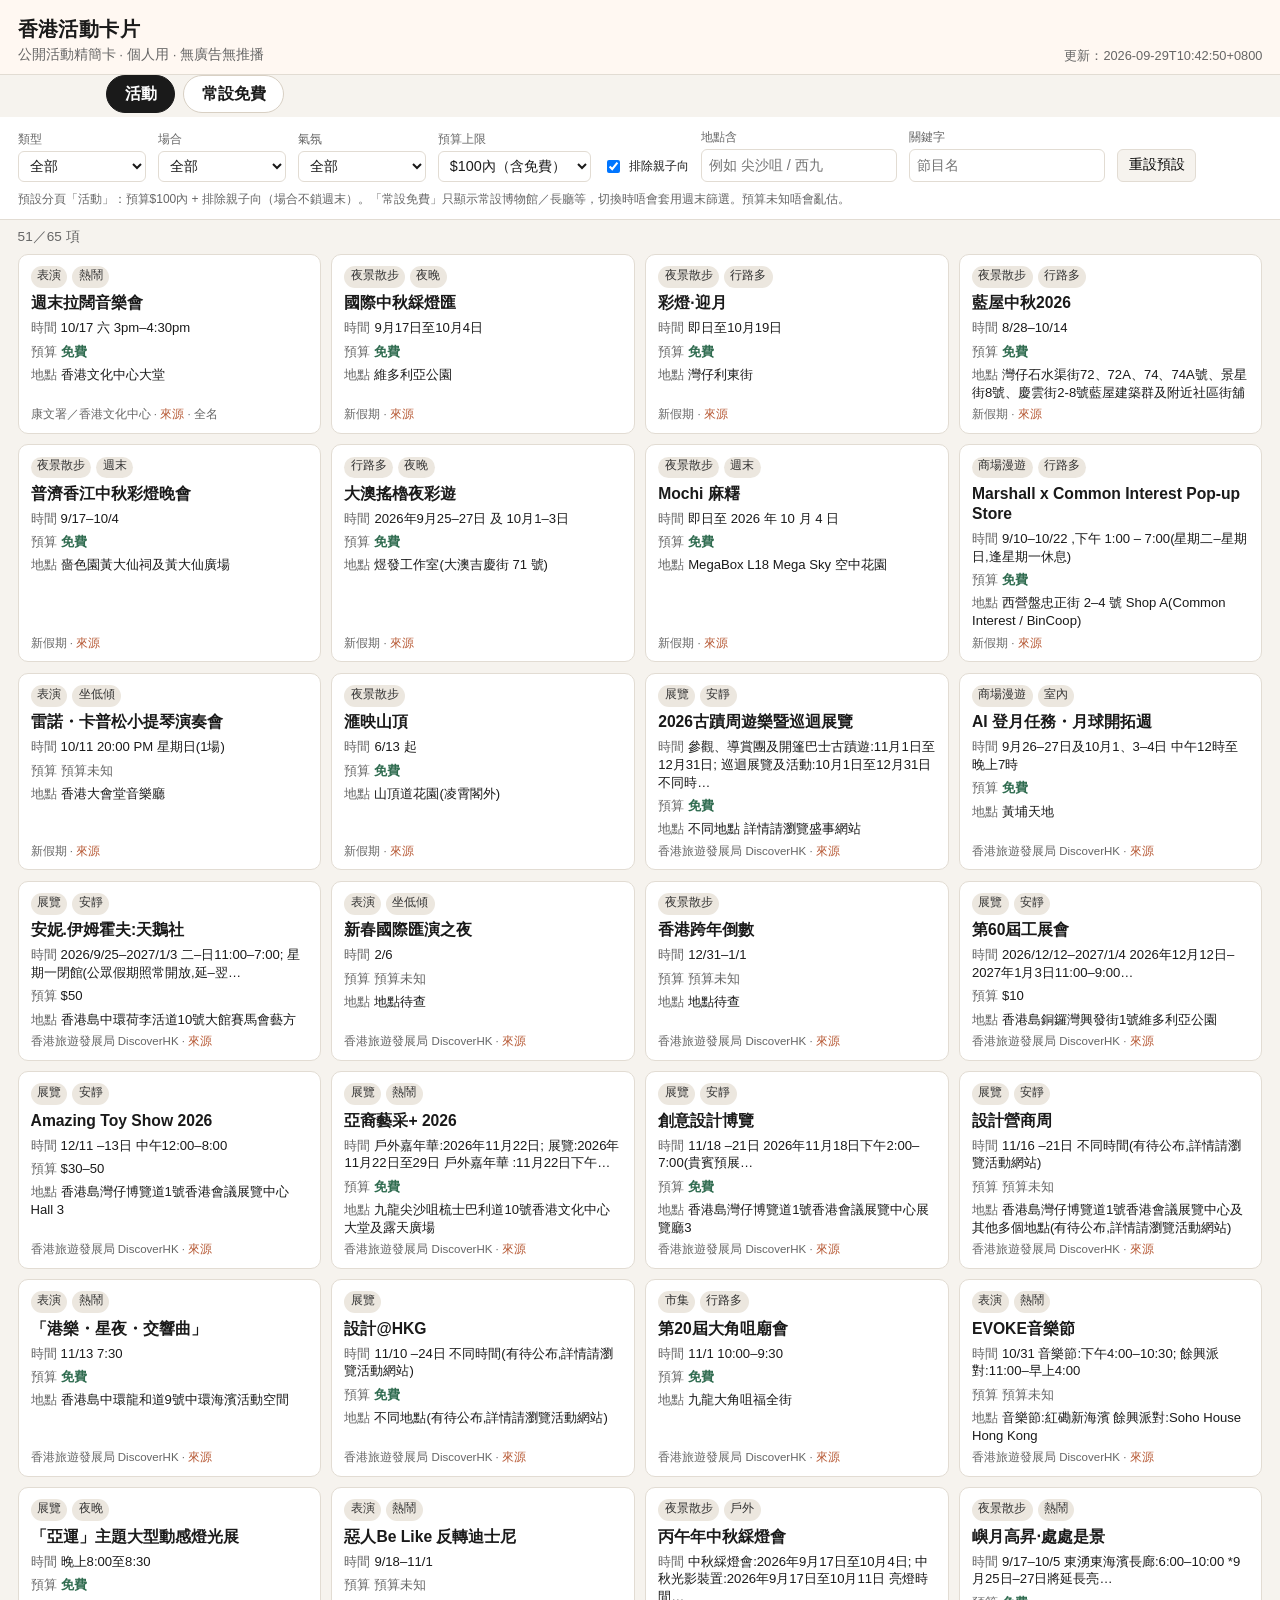
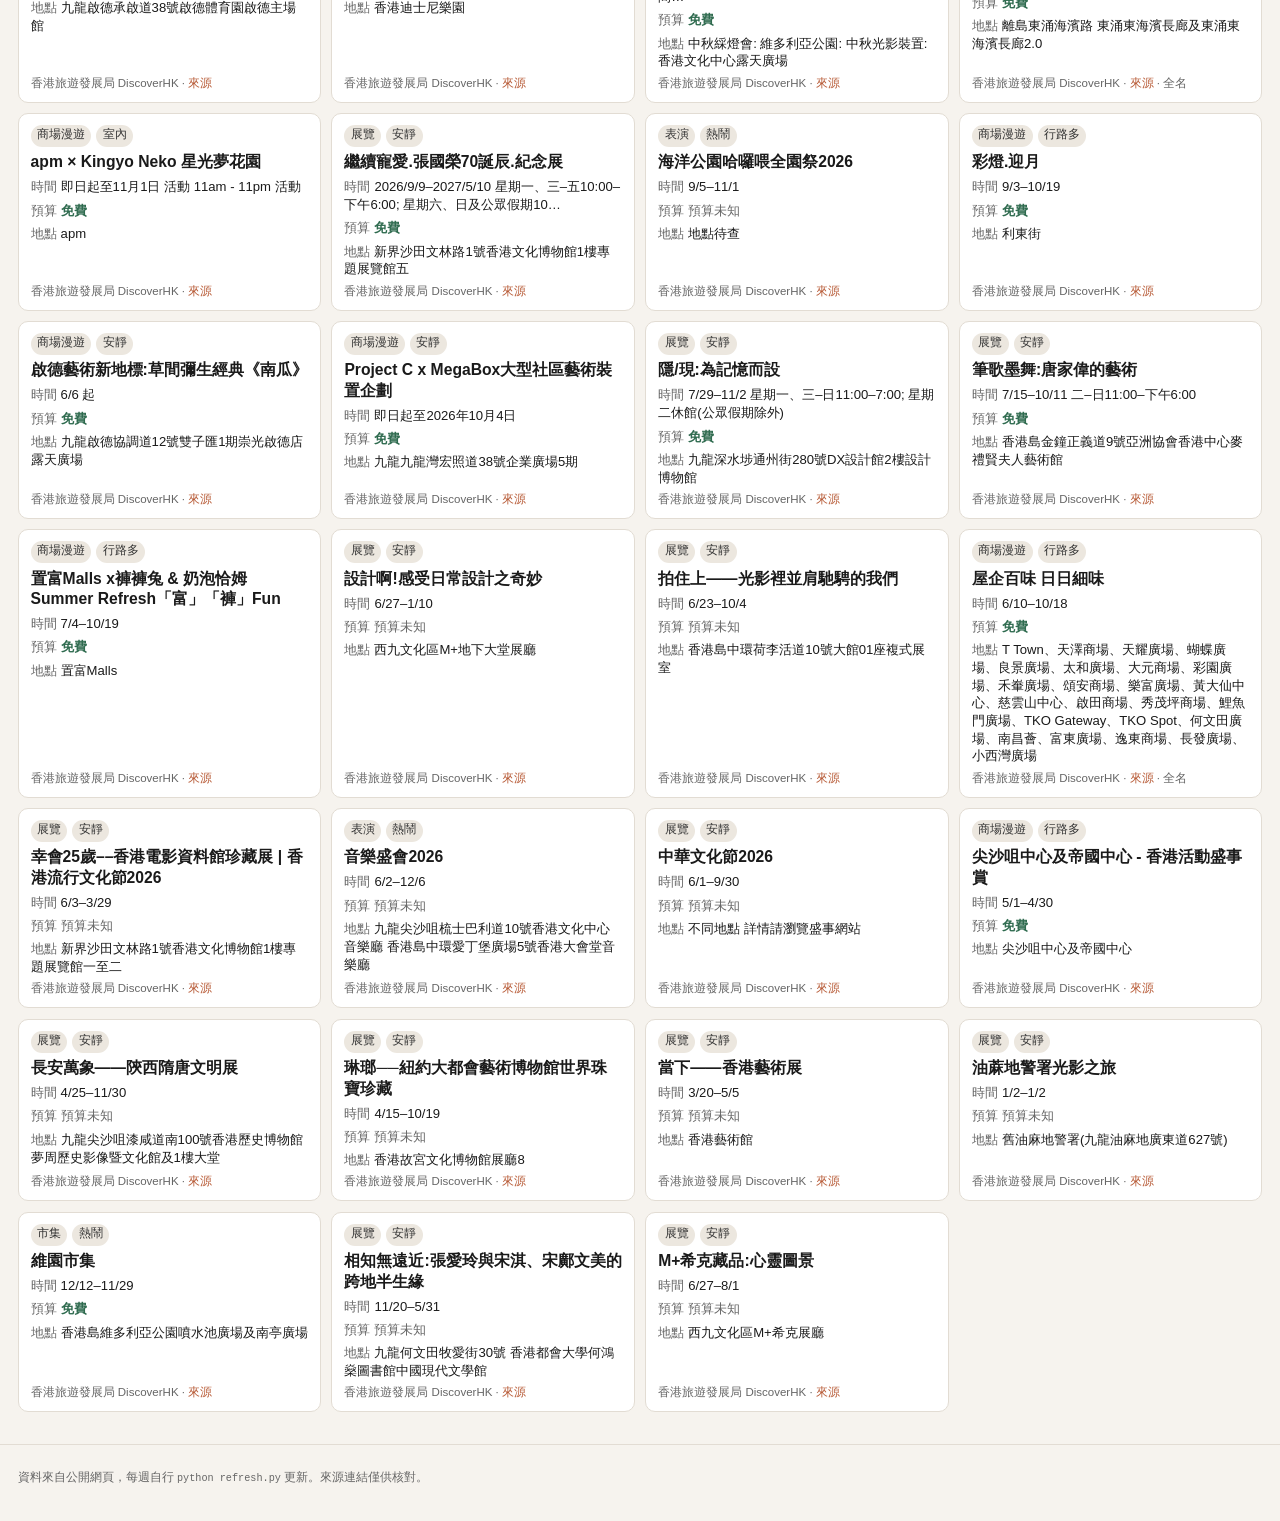
<file: index.html>
<!DOCTYPE html>
<html lang="zh-HK">
<head>
  <meta charset="utf-8" />
  <meta name="viewport" content="width=device-width, initial-scale=1" />
  <title>香港活動卡片 — 週末去邊</title>
  <link rel="stylesheet" href="style.css" />
</head>
<body>
  <header class="top">
    <div>
      <h1>香港活動卡片</h1>
      <p class="sub">公開活動精簡卡 · 個人用 · 無廣告無推播</p>
    </div>
    <div class="meta" id="meta">載入中…</div>
  </header>

  <nav class="view-tabs" id="view-tabs" role="tablist" aria-label="活動分類">
    <button type="button" role="tab" data-tab="events" class="is-active" aria-selected="true">活動</button>
    <button type="button" role="tab" data-tab="evergreen" aria-selected="false">常設免費</button>
  </nav>

  <section class="filters" aria-label="篩選">
    <div class="row">
      <label>類型
        <select id="f-type">
          <option value="" selected>全部</option>
          <option value="美術館">美術館</option>
          <option value="展覽">展覽</option>
          <option value="商場漫遊">商場漫遊</option>
          <option value="市集">市集</option>
          <option value="開放日">開放日</option>
          <option value="夜景散步">夜景散步</option>
          <option value="室內打卡">室內打卡</option>
          <option value="長廳">長廳</option>
          <option value="表演">表演</option>
          <option value="戶外走走">戶外走走</option>
        </select>
      </label>
      <label>場合
        <select id="f-occasion">
          <option value="" selected>全部</option>
          <option value="週末">週末</option>
          <option value="室內">室內</option>
          <option value="戶外">戶外</option>
          <option value="半日">半日</option>
          <option value="夜晚">夜晚</option>
        </select>
      </label>
      <label>氣氛
        <select id="f-mood">
          <option value="">全部</option>
          <option value="安靜">安靜</option>
          <option value="熱鬧">熱鬧</option>
          <option value="行路多">行路多</option>
          <option value="坐低傾">坐低傾</option>
        </select>
      </label>
      <label>預算上限
        <select id="f-budget">
          <option value="">不限</option>
          <option value="免費">只看免費</option>
          <option value="$100內" selected>$100內（含免費）</option>
          <option value="$100–300">$100–300</option>
          <option value="$300–600">$300–600</option>
          <option value="$600+">$600+</option>
        </select>
      </label>
      <label class="chk"><input type="checkbox" id="f-exclude-family" checked /> 排除親子向</label>
      <label>地點含
        <input type="search" id="f-location" placeholder="例如 尖沙咀 / 西九" />
      </label>
      <label>關鍵字
        <input type="search" id="f-q" placeholder="節目名" />
      </label>
      <button type="button" id="btn-reset" class="ghost">重設預設</button>
    </div>
    <p class="hint">預設分頁「活動」：預算$100內 + 排除親子向（場合不鎖週末）。「常設免費」只顯示常設博物館／長廳等，切換時唔會套用週末篩選。預算未知唔會亂估。</p>
  </section>

  <section class="stats"><span id="count">0</span> 項</section>
  <main id="grid" class="grid"></main>
  <footer class="foot">
    <p>資料來自公開網頁，每週自行 <code>python refresh.py</code> 更新。來源連結僅供核對。</p>
  </footer>
  <script src="app.js"></script>
</body>
</html>
</file>
<file: style.css>
:root {
  --bg: #f6f3ee;
  --card: #fff;
  --ink: #1a1a1a;
  --muted: #666;
  --line: #e2dcd3;
  --accent: #b85c38;
  --tag: #ece7df;
  --ok: #2f6b4f;
}
* { box-sizing: border-box; }
body {
  margin: 0;
  font-family: "PingFang HK", "Noto Sans TC", "Microsoft JhengHei", sans-serif;
  background: var(--bg);
  color: var(--ink);
  line-height: 1.35;
}
.top {
  display: flex;
  justify-content: space-between;
  gap: 1rem;
  align-items: flex-end;
  padding: 1rem 1.1rem 0.6rem;
  border-bottom: 1px solid var(--line);
  background: #fff8f2;
}
h1 { margin: 0; font-size: 1.25rem; letter-spacing: 0.02em; }
.sub { margin: 0.2rem 0 0; color: var(--muted); font-size: 0.85rem; }
.meta { color: var(--muted); font-size: 0.8rem; text-align: right; }
.filters {
  padding: 0.75rem 1.1rem;
  border-bottom: 1px solid var(--line);
  background: #fff;
}
.filters .row {
  display: flex;
  flex-wrap: wrap;
  gap: 0.55rem 0.75rem;
  align-items: end;
}
label { font-size: 0.78rem; color: var(--muted); display: flex; flex-direction: column; gap: 0.2rem; }
label.chk { flex-direction: row; align-items: center; gap: 0.35rem; padding-bottom: 0.35rem; color: var(--ink); }
select, input[type="search"] {
  font: inherit;
  font-size: 0.9rem;
  padding: 0.35rem 0.45rem;
  border: 1px solid var(--line);
  border-radius: 6px;
  background: #fff;
  color: var(--ink);
  min-width: 8rem;
}
.ghost {
  font: inherit;
  font-size: 0.85rem;
  padding: 0.4rem 0.65rem;
  border: 1px solid var(--line);
  border-radius: 6px;
  background: var(--bg);
  cursor: pointer;
}
.hint { margin: 0.55rem 0 0; font-size: 0.75rem; color: var(--muted); }
.stats { padding: 0.5rem 1.1rem; font-size: 0.85rem; color: var(--muted); }
.grid {
  display: grid;
  grid-template-columns: repeat(auto-fill, minmax(260px, 1fr));
  gap: 0.65rem;
  padding: 0 1.1rem 2rem;
}
.card {
  background: var(--card);
  border: 1px solid var(--line);
  border-radius: 10px;
  padding: 0.7rem 0.75rem 0.65rem;
  display: flex;
  flex-direction: column;
  gap: 0.35rem;
  min-height: 9.2rem;
}
.card h2 {
  margin: 0;
  font-size: 0.98rem;
  font-weight: 650;
  line-height: 1.3;
}
.tags { display: flex; gap: 0.3rem; flex-wrap: wrap; min-height: 1.35rem; }
.tag {
  font-size: 0.72rem;
  background: var(--tag);
  padding: 0.12rem 0.4rem;
  border-radius: 999px;
  color: #333;
}
.kv { font-size: 0.82rem; color: var(--ink); }
.kv span.label { color: var(--muted); margin-right: 0.25rem; }
.budget-unknown { color: var(--muted); }
.budget-free { color: var(--ok); font-weight: 600; }
.date { font-size: 0.78rem; color: var(--muted); }
.src {
  margin-top: auto;
  font-size: 0.72rem;
  color: var(--muted);
}
.src a { color: var(--accent); text-decoration: none; }
.src a:hover { text-decoration: underline; }
.foot {
  padding: 0.75rem 1.1rem 1.5rem;
  font-size: 0.75rem;
  color: var(--muted);
  border-top: 1px solid var(--line);
}
.empty {
  grid-column: 1 / -1;
  padding: 2rem 1rem;
  text-align: center;
  color: var(--muted);
}
code { font-size: 0.85em; }
@media (max-width: 560px) {
  .top { flex-direction: column; align-items: flex-start; }
  .meta { text-align: left; }
}


/* View tabs: 活動 | 常設免費 */
.view-tabs {
  display: flex;
  gap: 0.5rem;
  padding: 0 1rem 0.25rem;
  max-width: 1100px;
  margin: 0 auto;
}
.view-tabs button {
  appearance: none;
  border: 1px solid #d8d0c4;
  background: #fff;
  color: var(--ink, #1a1a1a);
  border-radius: 999px;
  padding: 0.45rem 1.1rem;
  font: inherit;
  cursor: pointer;
  font-weight: 600;
}
.view-tabs button:hover {
  border-color: #b5a898;
}
.view-tabs button.is-active {
  background: #1a1a1a;
  color: #fff;
  border-color: #1a1a1a;
}
</file>
